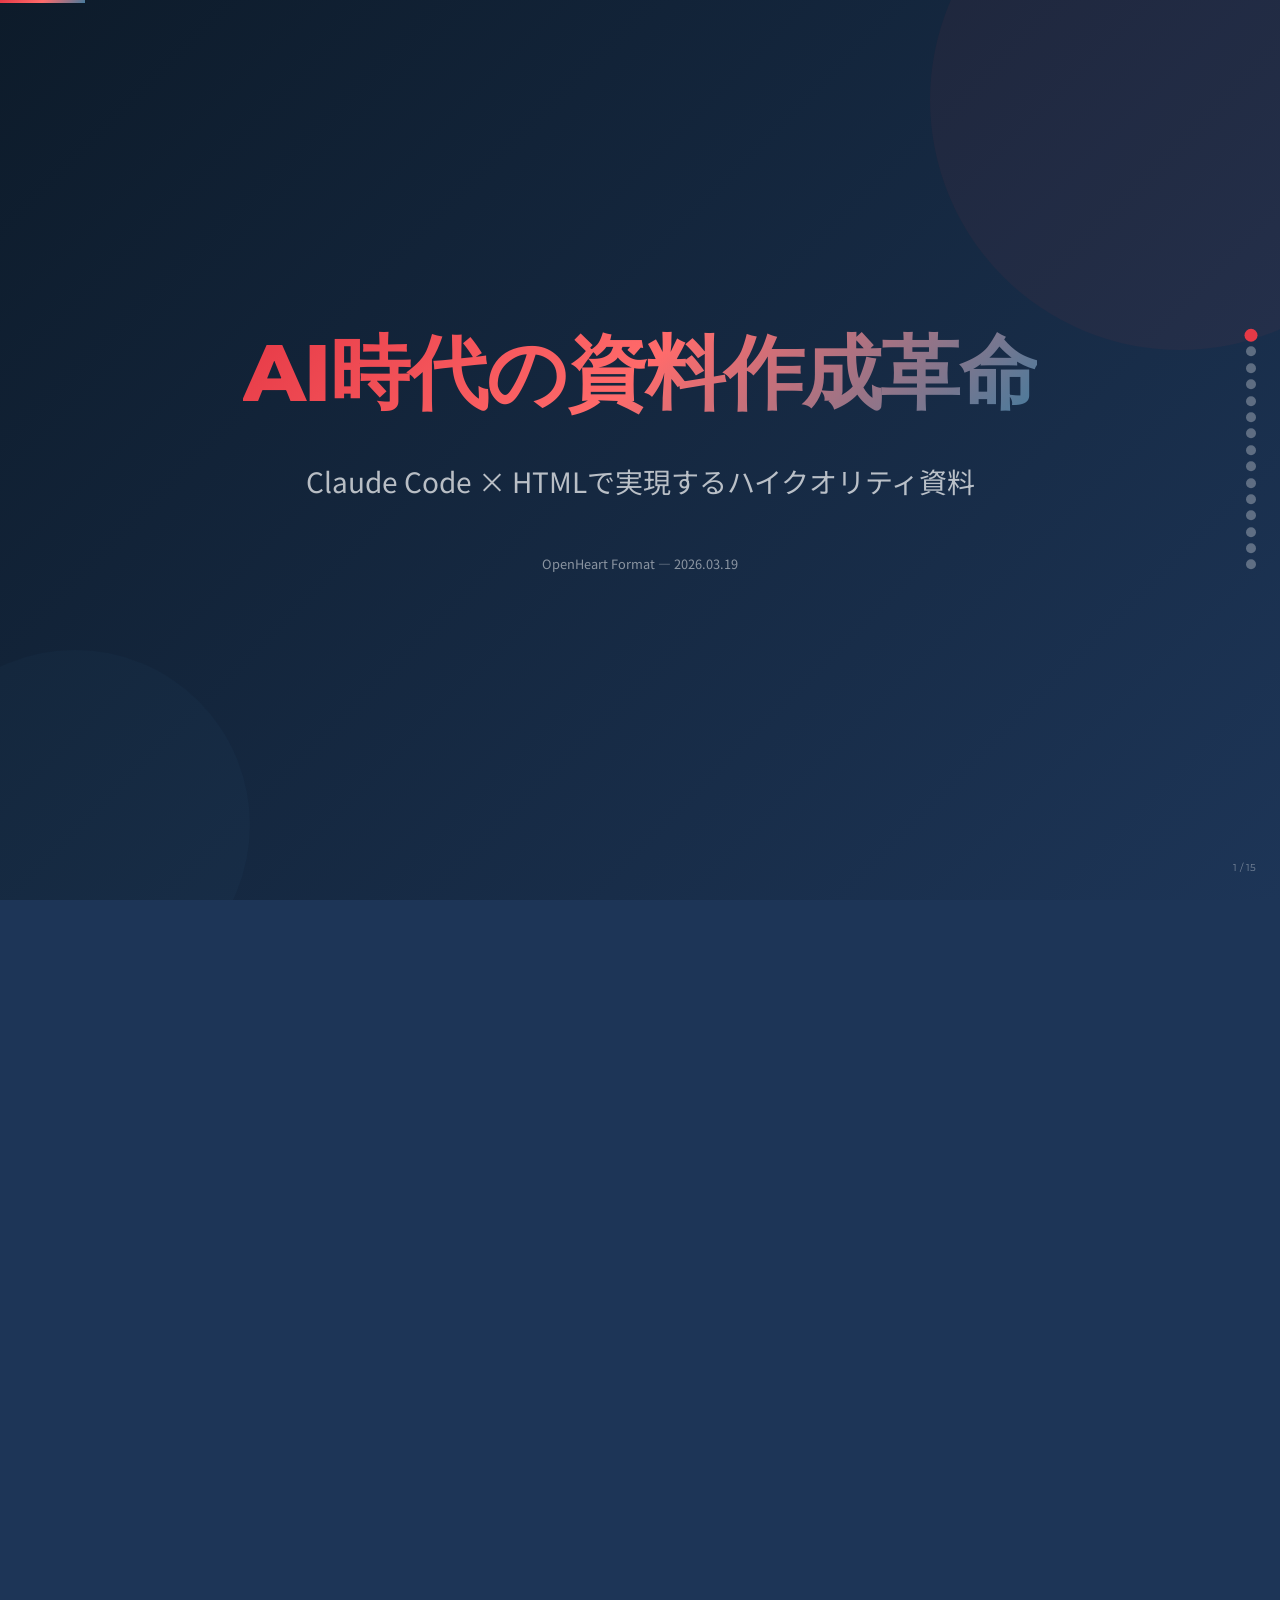
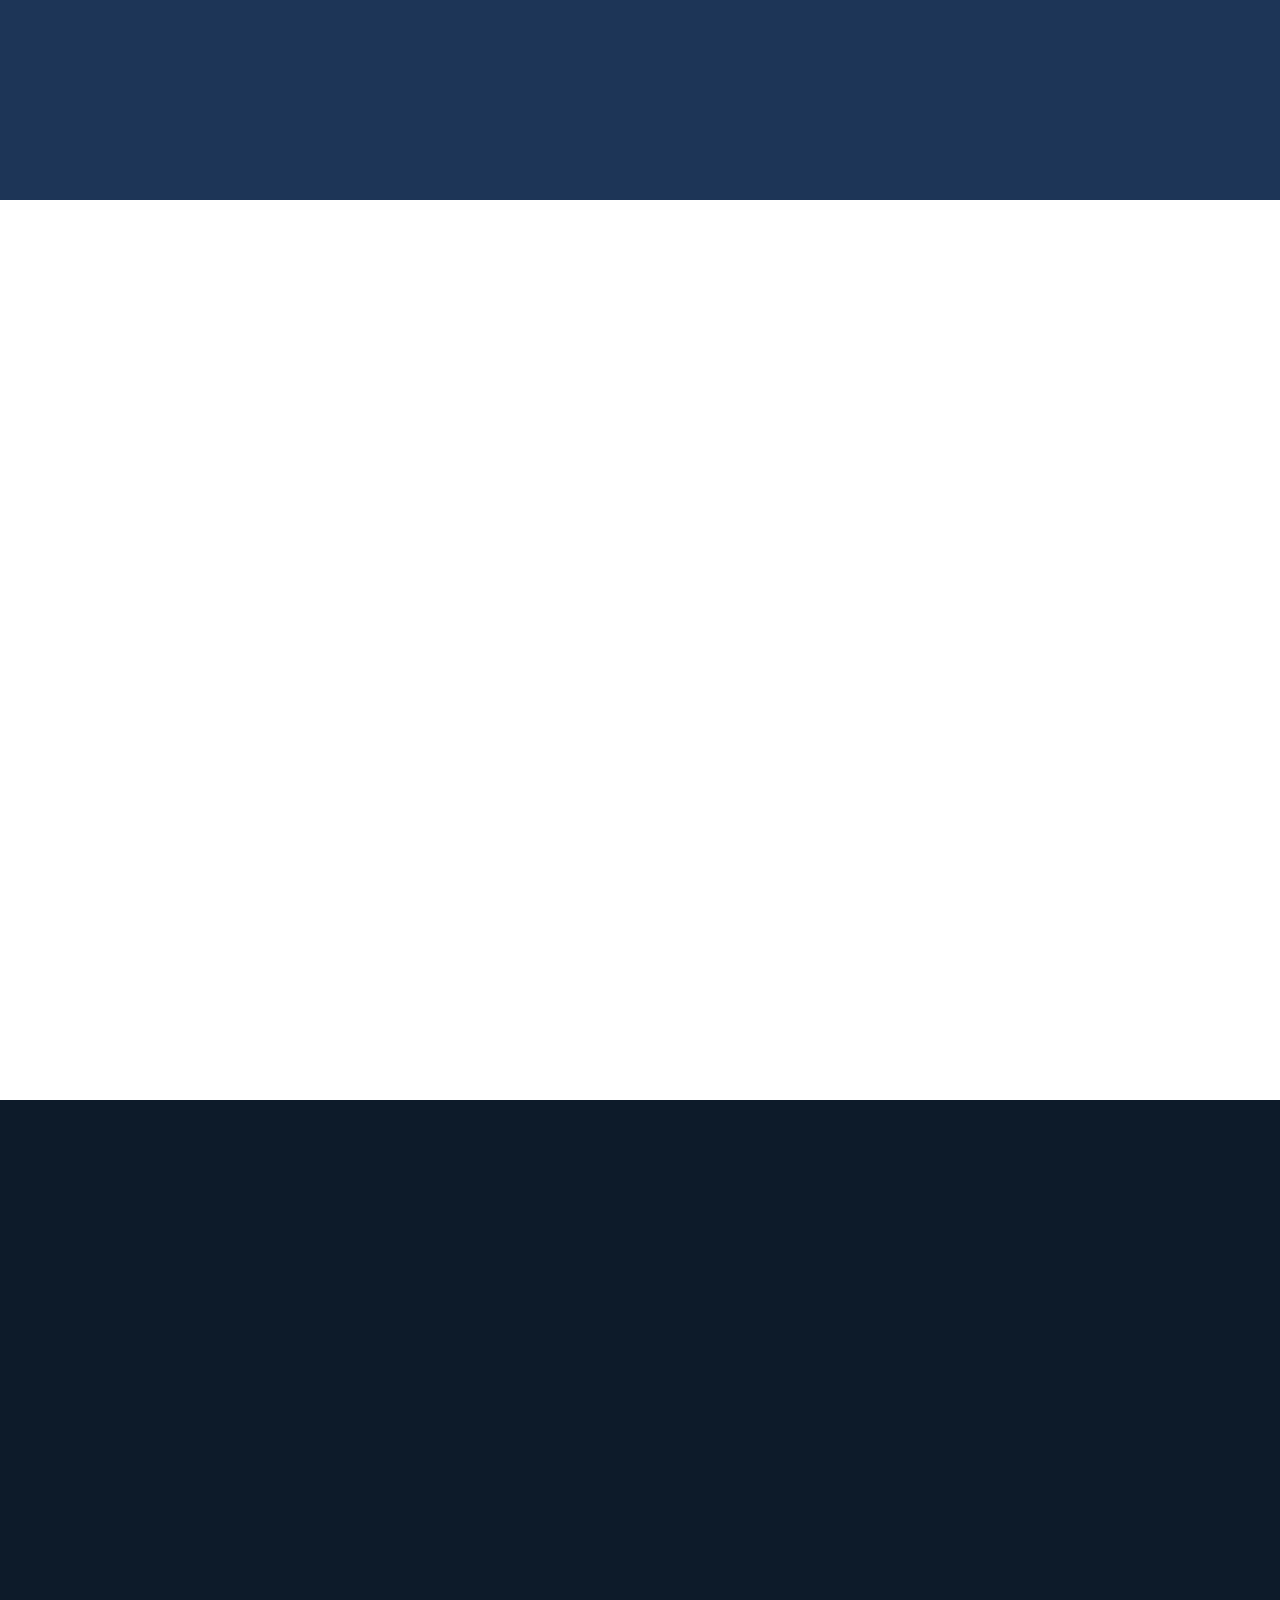
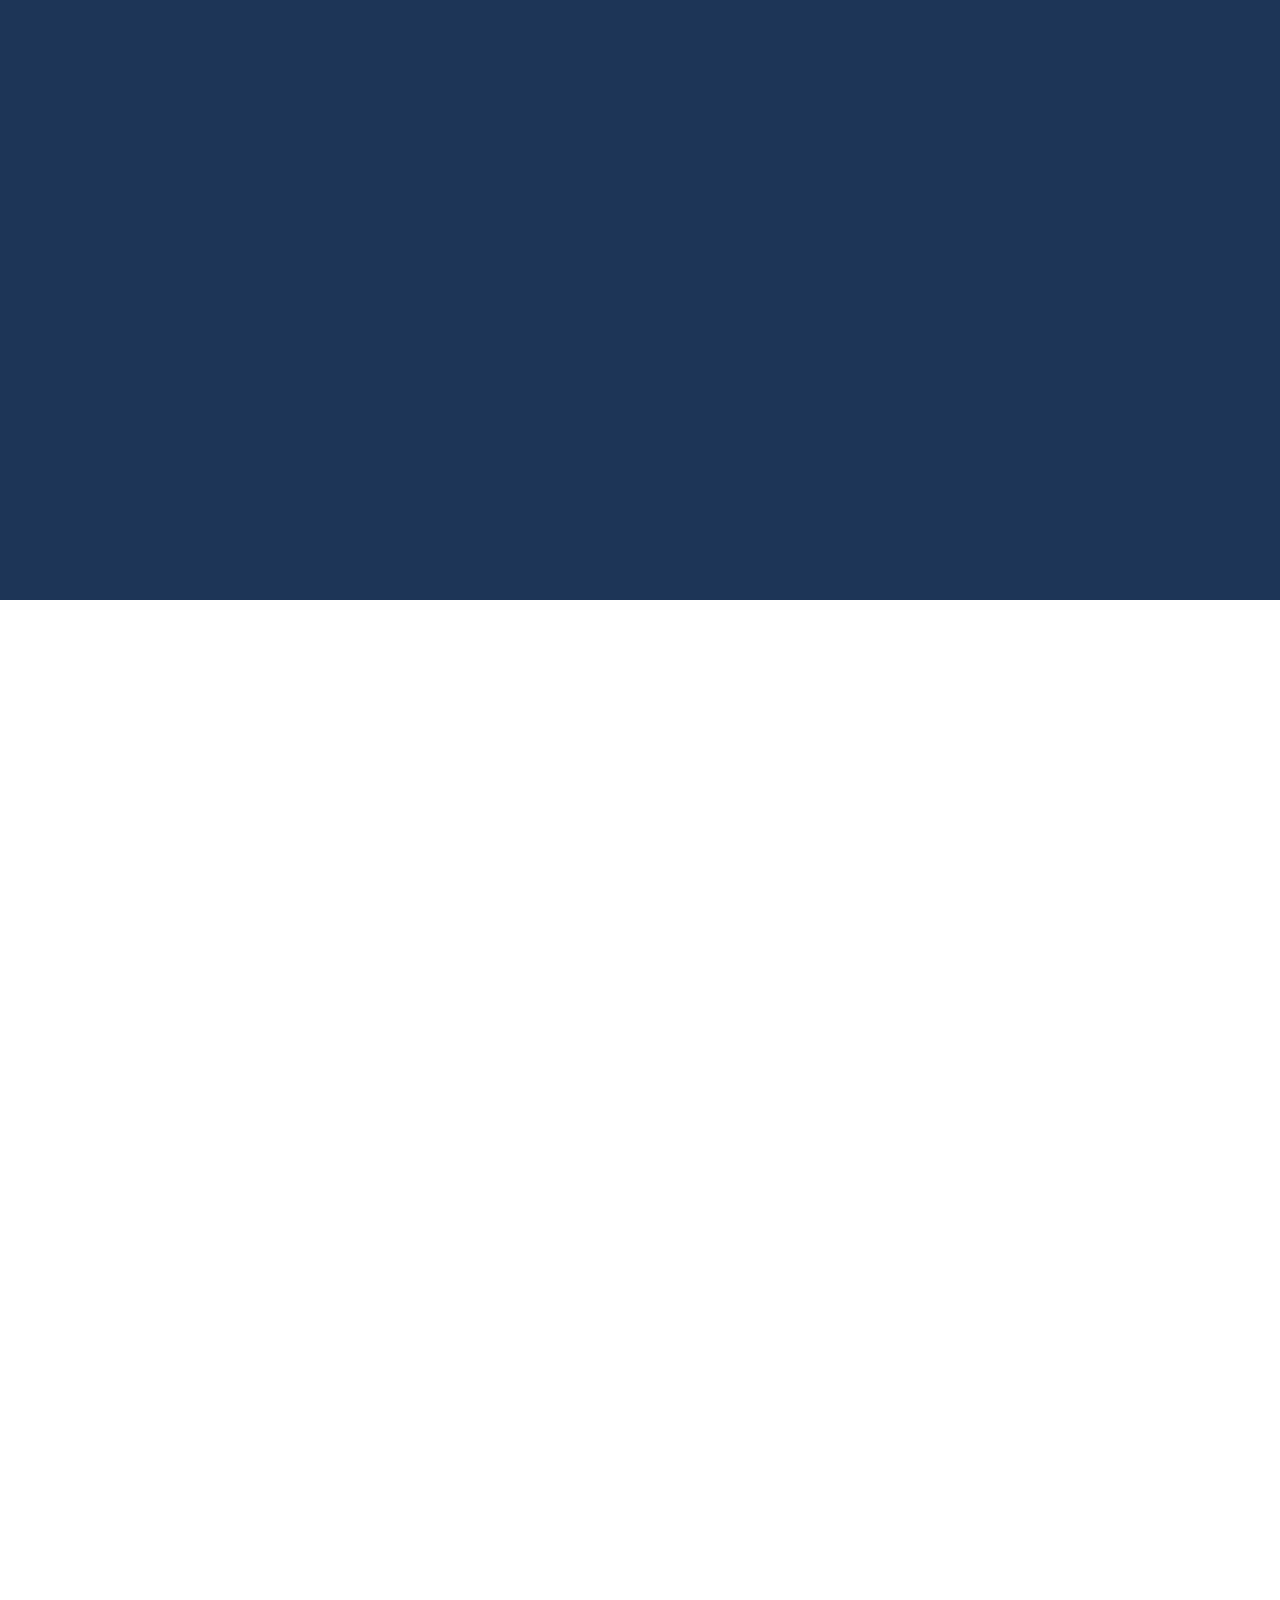
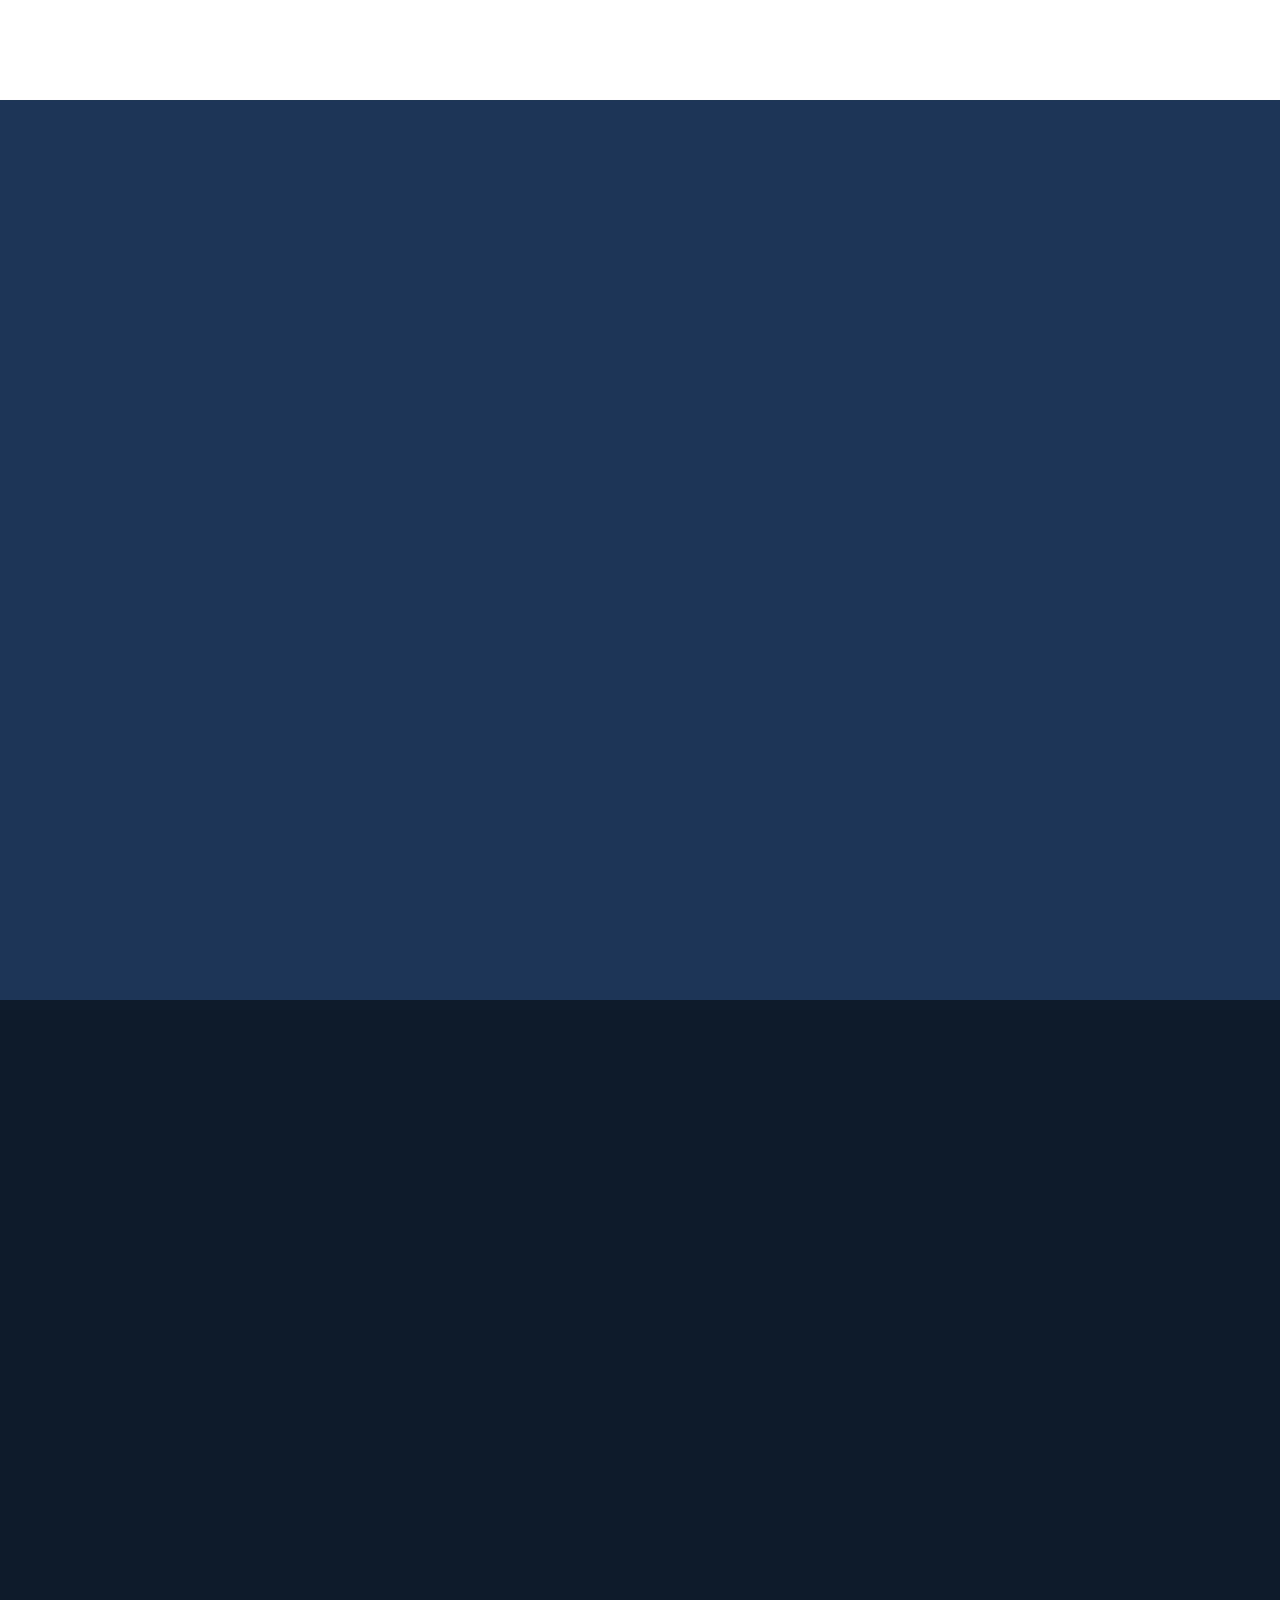
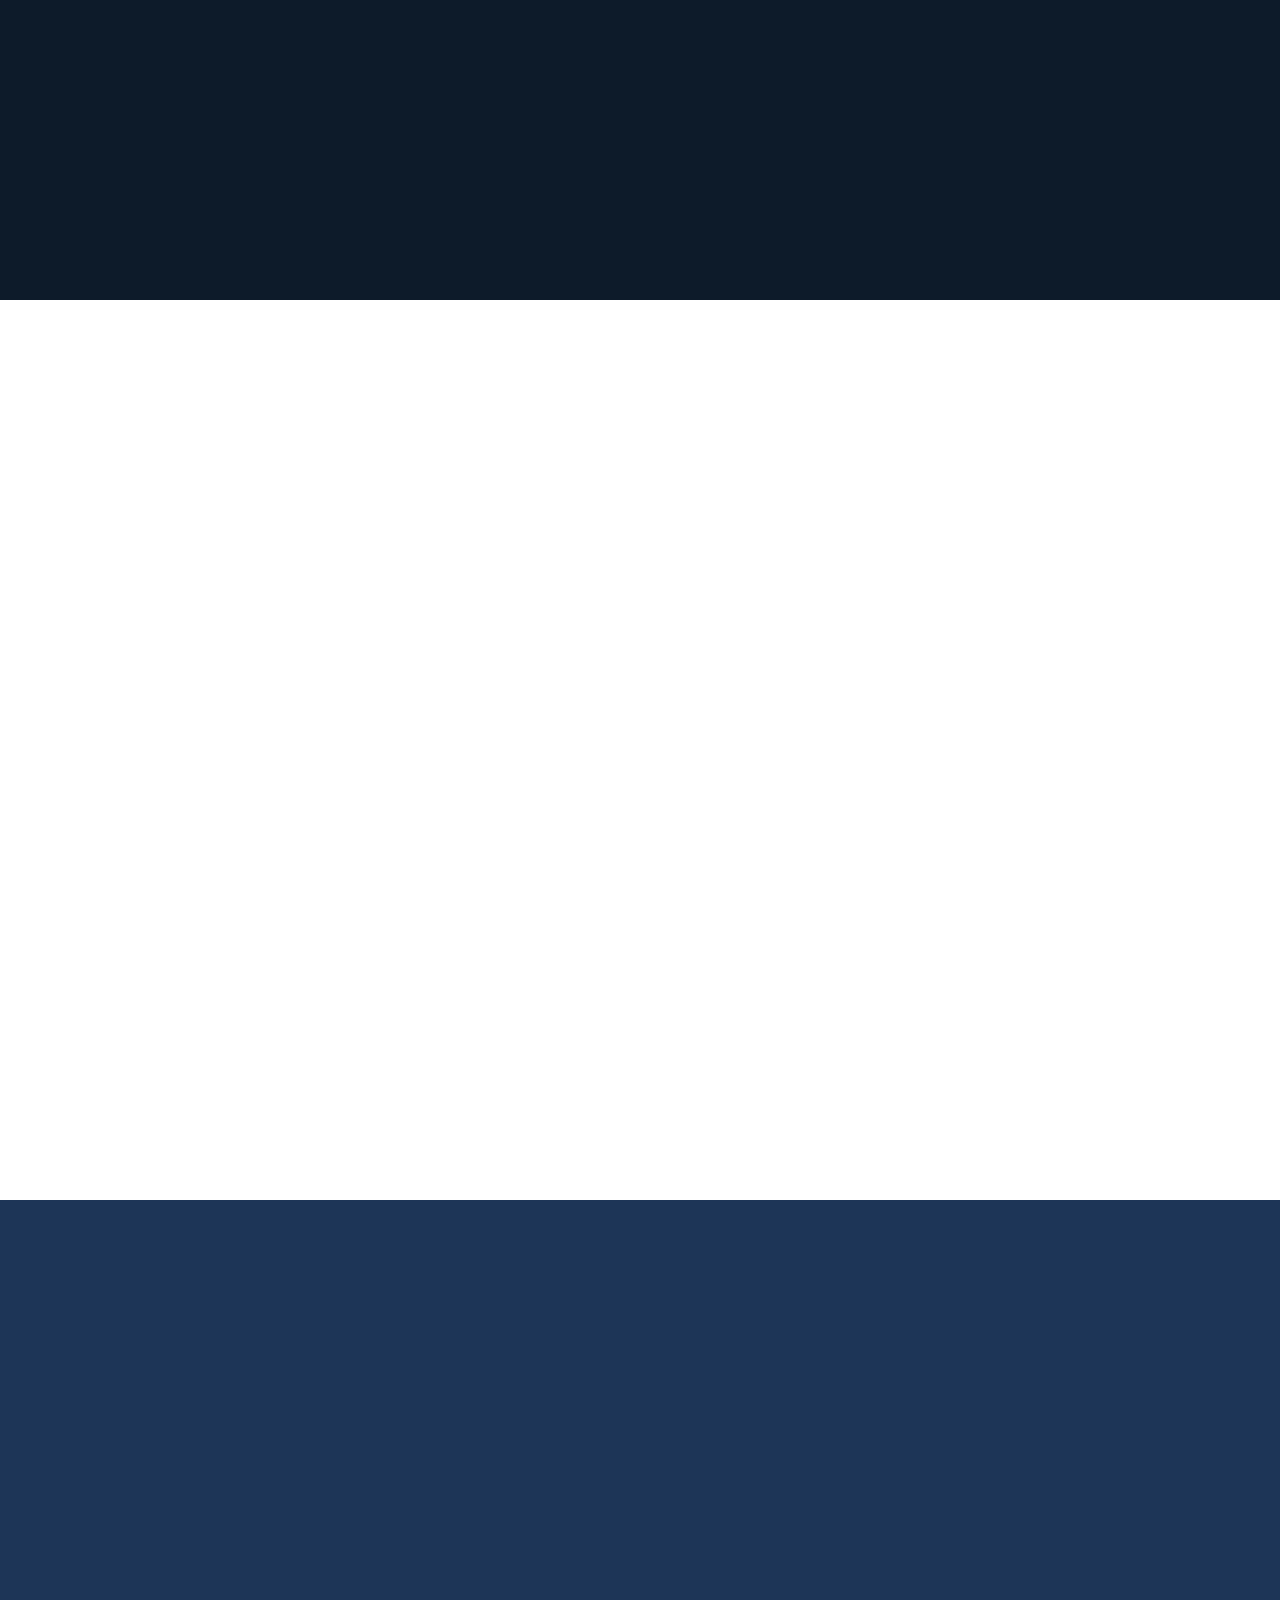
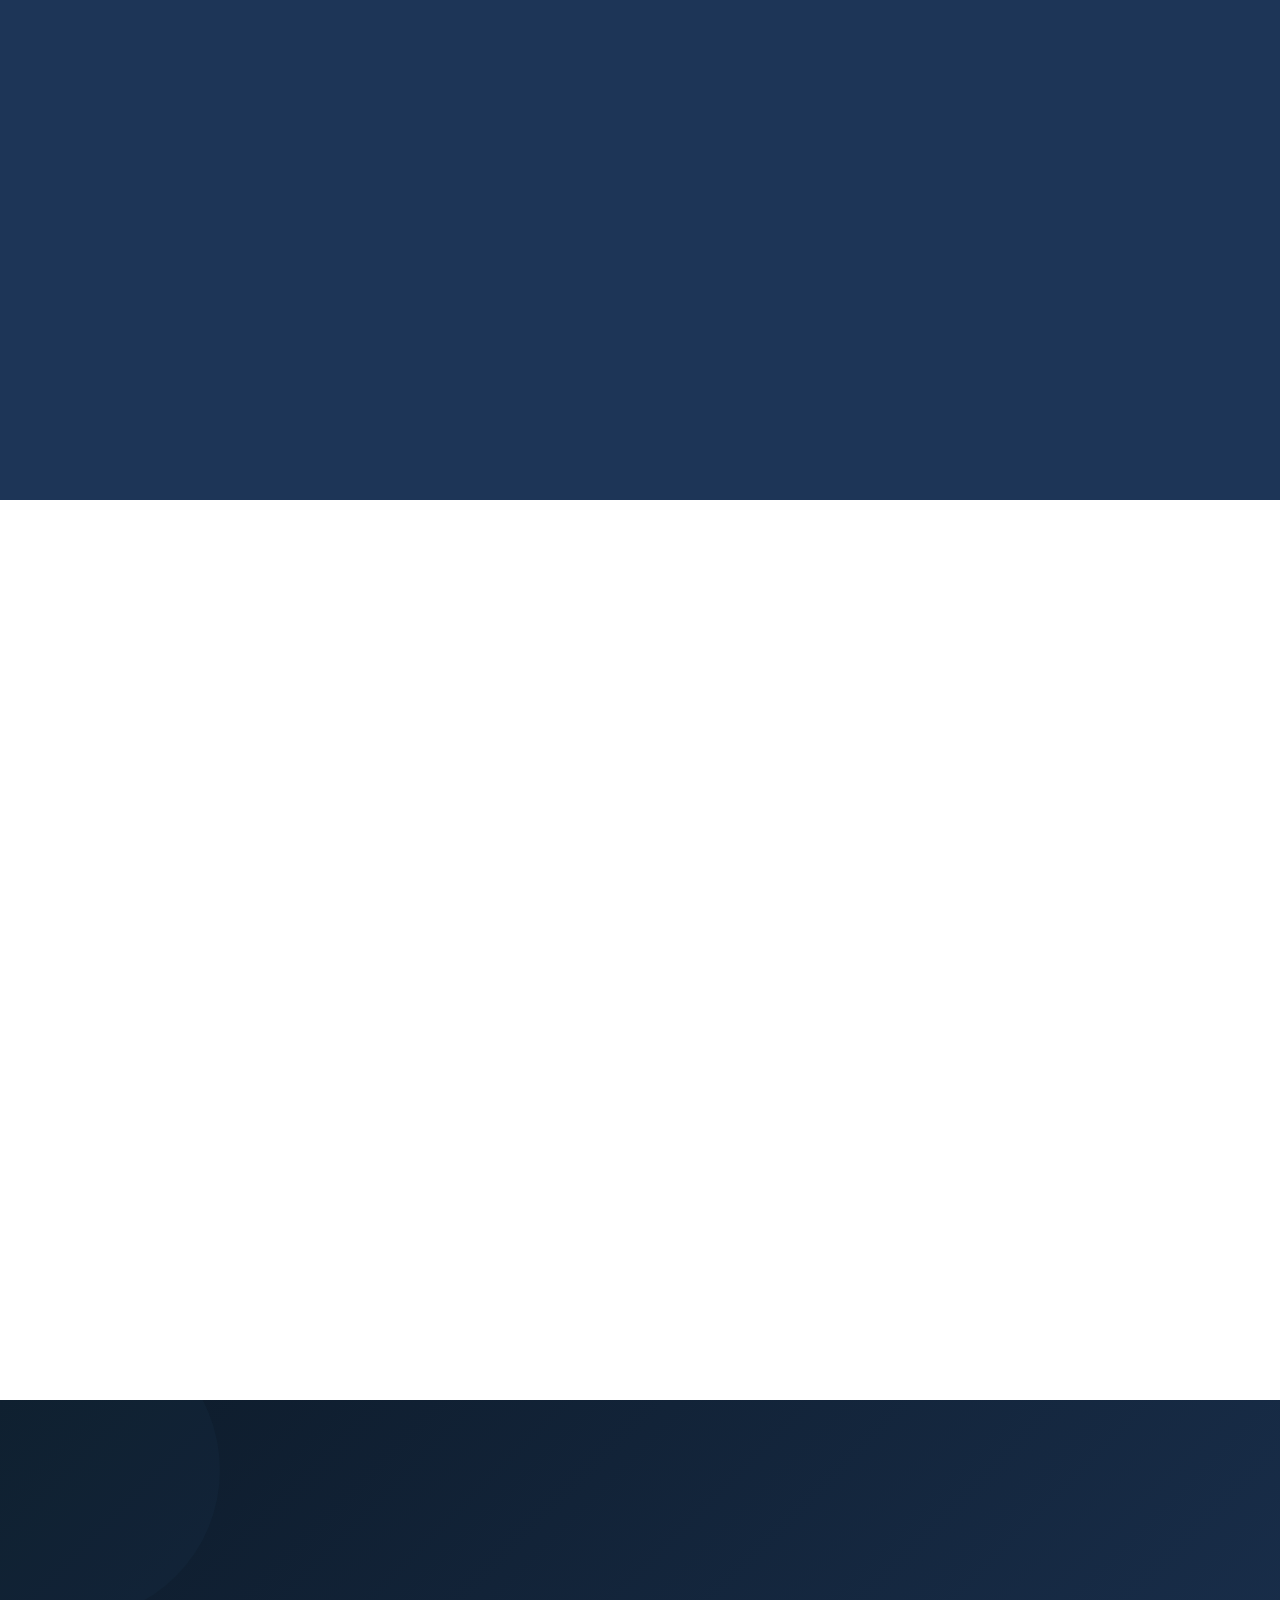
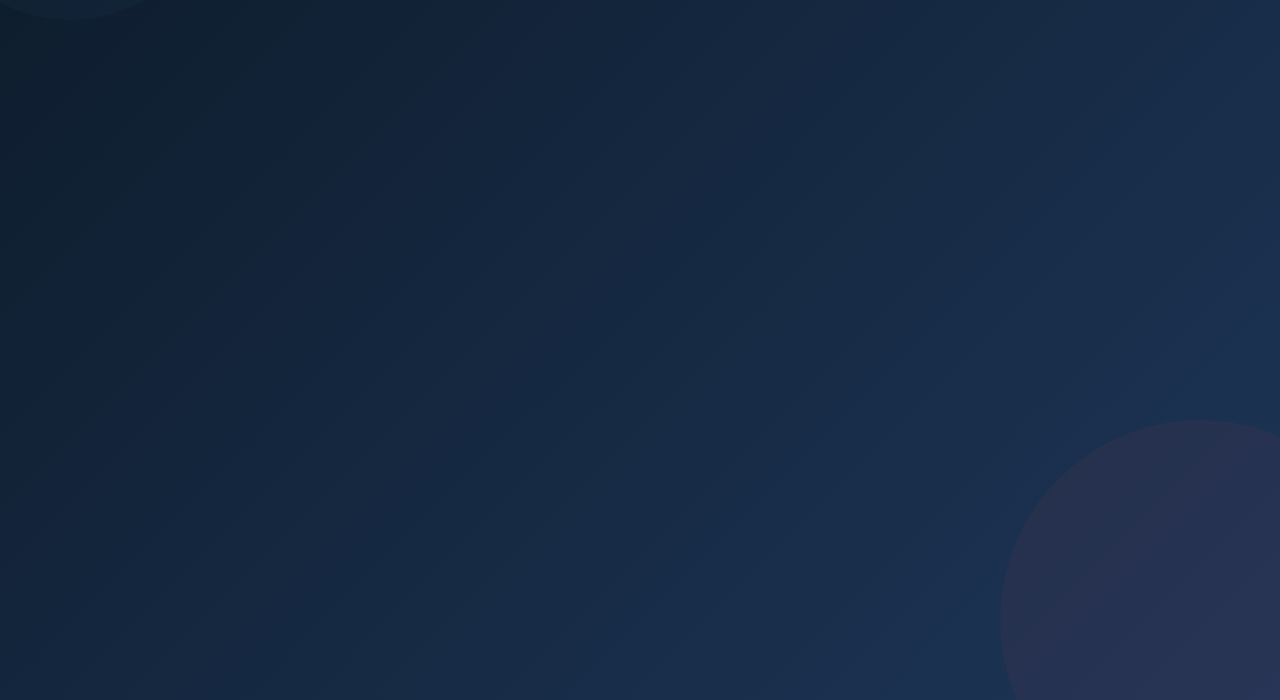
<file: examples/sample-presentation.html>
<!DOCTYPE html>
<html lang="ja">
<head>
  <meta charset="UTF-8">
  <meta name="viewport" content="width=device-width, initial-scale=1.0">
  <title>AI時代の資料作成革命 — OpenHeart Format</title>

  <!-- Google Fonts -->
  <link rel="preconnect" href="https://fonts.googleapis.com">
  <link rel="preconnect" href="https://fonts.gstatic.com" crossorigin>
  <link href="https://fonts.googleapis.com/css2?family=Inter:wght@400;600;700;800&family=Montserrat:wght@700;800;900&family=Noto+Sans+JP:wght@400;500;600;700&display=swap" rel="stylesheet">

  <style>
    /* ============================================================
       OpenHeart Presentation Theme (Inline)
       ============================================================ */
    :root {
      --oh-primary: #E63946;
      --oh-primary-light: #FF6B6B;
      --oh-secondary: #1D3557;
      --oh-accent: #457B9D;
      --oh-light: #F1FAEE;
      --oh-white: #FFFFFF;
      --oh-dark: #0D1B2A;
      --oh-gray: #6C757D;
      --oh-gray-light: #E9ECEF;
      --oh-gradient: linear-gradient(135deg, #E63946 0%, #FF6B6B 50%, #457B9D 100%);
      --oh-gradient-dark: linear-gradient(135deg, #0D1B2A 0%, #1D3557 100%);
      --oh-gradient-subtle: linear-gradient(135deg, #F1FAEE 0%, #FFFFFF 100%);
      --font-ja: 'Noto Sans JP', sans-serif;
      --font-en: 'Inter', sans-serif;
      --font-display: 'Montserrat', var(--font-en);
      --fs-hero: clamp(2.5rem, 7vw, 5rem);
      --fs-title: clamp(1.8rem, 5vw, 4rem);
      --fs-subtitle: clamp(1rem, 2.5vw, 1.75rem);
      --fs-body: clamp(0.8rem, 1.5vw, 1.125rem);
      --fs-caption: clamp(0.65rem, 1vw, 0.875rem);
      --fs-small: clamp(0.55rem, 0.8vw, 0.75rem);
      --space-xs: clamp(0.25rem, 0.5vw, 0.5rem);
      --space-sm: clamp(0.5rem, 1vw, 1rem);
      --space-md: clamp(1rem, 2vw, 1.5rem);
      --space-lg: clamp(1.5rem, 3vw, 2.5rem);
      --space-xl: clamp(2rem, 5vw, 4rem);
      --duration-fast: 0.2s;
      --duration-normal: 0.4s;
      --duration-slow: 0.8s;
      --ease-out: cubic-bezier(0.25, 0.46, 0.45, 0.94);
      --ease-spring: cubic-bezier(0.175, 0.885, 0.32, 1.275);
      --shadow-sm: 0 1px 3px rgba(0, 0, 0, 0.08);
      --shadow-md: 0 4px 12px rgba(0, 0, 0, 0.12);
      --shadow-lg: 0 8px 30px rgba(0, 0, 0, 0.16);
      --shadow-glow: 0 0 30px rgba(230, 57, 70, 0.3);
      --radius-sm: 6px;
      --radius-md: 12px;
      --radius-lg: 20px;
      --radius-full: 50%;
    }

    *, *::before, *::after { box-sizing: border-box; margin: 0; padding: 0; }
    html { scroll-behavior: smooth; -webkit-font-smoothing: antialiased; -moz-osx-font-smoothing: grayscale; }
    body { font-family: var(--font-ja); line-height: 1.7; color: var(--oh-dark); background: var(--oh-white); overflow-x: hidden; }

    .slide { width: 100vw; height: 100vh; height: 100dvh; overflow: hidden; display: flex; align-items: center; justify-content: center; position: relative; padding: var(--space-lg); }
    .slide-content { width: 100%; max-width: min(90vw, 1100px); display: flex; flex-direction: column; align-items: center; justify-content: center; gap: var(--space-md); text-align: center; }
    .slide-content.left-align { text-align: left; align-items: flex-start; }

    .slide.title-slide { background: var(--oh-gradient-dark); color: var(--oh-white); }
    .slide.title-slide .main-title { font-family: var(--font-display); font-size: var(--fs-hero); font-weight: 800; letter-spacing: -0.02em; line-height: 1.2; background: var(--oh-gradient); -webkit-background-clip: text; -webkit-text-fill-color: transparent; background-clip: text; }
    .slide.title-slide .subtitle { font-size: var(--fs-subtitle); color: rgba(255, 255, 255, 0.7); font-weight: 400; margin-top: var(--space-sm); }
    .slide.title-slide .author { font-size: var(--fs-caption); color: rgba(255, 255, 255, 0.5); margin-top: var(--space-md); }

    .slide.section-slide { background: var(--oh-secondary); color: var(--oh-white); }
    .slide.section-slide .section-number { font-family: var(--font-display); font-size: var(--fs-hero); font-weight: 800; color: var(--oh-primary); line-height: 1; }
    .slide.section-slide .section-title { font-size: var(--fs-title); font-weight: 700; }

    .slide.content-slide { background: var(--oh-white); color: var(--oh-dark); }
    .slide.content-slide-dark { background: var(--oh-dark); color: var(--oh-white); }

    .slide-heading { font-size: var(--fs-title); font-weight: 700; color: var(--oh-secondary); line-height: 1.3; }
    .slide.content-slide-dark .slide-heading { color: var(--oh-white); }
    .slide-heading .accent { color: var(--oh-primary); }
    .slide-subheading { font-size: var(--fs-subtitle); color: var(--oh-gray); font-weight: 400; }

    .body-text { font-size: var(--fs-body); line-height: 1.8; max-width: 70ch; }
    .highlight-text { font-size: var(--fs-subtitle); font-weight: 600; color: var(--oh-primary); }
    .caption { font-size: var(--fs-caption); color: var(--oh-gray); }

    .bullet-list { list-style: none; text-align: left; width: 100%; max-width: min(80vw, 800px); }
    .bullet-list li { font-size: var(--fs-body); padding: var(--space-xs) 0; padding-left: var(--space-md); position: relative; line-height: 1.8; }
    .bullet-list li::before { content: ''; position: absolute; left: 0; top: 50%; transform: translateY(-50%); width: 8px; height: 8px; background: var(--oh-primary); border-radius: var(--radius-full); }

    .numbered-list { list-style: none; text-align: left; width: 100%; max-width: min(80vw, 800px); counter-reset: item; }
    .numbered-list li { font-size: var(--fs-body); padding: var(--space-sm) 0; padding-left: var(--space-xl); position: relative; counter-increment: item; }
    .numbered-list li::before { content: counter(item); position: absolute; left: 0; top: 50%; transform: translateY(-50%); width: clamp(28px, 3vw, 36px); height: clamp(28px, 3vw, 36px); background: var(--oh-primary); color: var(--oh-white); border-radius: var(--radius-full); display: flex; align-items: center; justify-content: center; font-family: var(--font-display); font-weight: 700; font-size: var(--fs-caption); }

    .card-grid { display: grid; grid-template-columns: repeat(auto-fit, minmax(min(100%, 250px), 1fr)); gap: var(--space-md); width: 100%; max-width: min(90vw, 1000px); }
    .card { background: var(--oh-white); border-radius: var(--radius-md); padding: var(--space-md); box-shadow: var(--shadow-sm); border: 1px solid var(--oh-gray-light); transition: transform var(--duration-fast) var(--ease-out), box-shadow var(--duration-fast) var(--ease-out); text-align: left; }
    .card:hover { transform: translateY(-2px); box-shadow: var(--shadow-md); }
    .card-dark { background: rgba(255, 255, 255, 0.05); border: 1px solid rgba(255, 255, 255, 0.1); color: var(--oh-white); }
    .card-dark:hover { background: rgba(255, 255, 255, 0.08); }
    .card-icon { font-size: clamp(1.5rem, 3vw, 2.5rem); margin-bottom: var(--space-xs); }
    .card-title { font-size: var(--fs-body); font-weight: 700; margin-bottom: var(--space-xs); }
    .card-description { font-size: var(--fs-caption); color: var(--oh-gray); line-height: 1.6; }
    .card-dark .card-description { color: rgba(255, 255, 255, 0.6); }

    .stat-grid { display: grid; grid-template-columns: repeat(auto-fit, minmax(min(100%, 180px), 1fr)); gap: var(--space-md); width: 100%; max-width: min(90vw, 900px); }
    .stat-item { text-align: center; padding: var(--space-md); }
    .stat-number { font-family: var(--font-display); font-size: var(--fs-hero); font-weight: 800; color: var(--oh-primary); line-height: 1; }
    .stat-label { font-size: var(--fs-caption); color: var(--oh-gray); margin-top: var(--space-xs); }

    .quote-block { max-width: min(80vw, 700px); padding: var(--space-lg); position: relative; }
    .quote-block::before { content: '\201C'; font-family: var(--font-display); font-size: clamp(4rem, 10vw, 8rem); color: var(--oh-primary); opacity: 0.2; position: absolute; top: calc(-1 * var(--space-sm)); left: calc(-1 * var(--space-sm)); line-height: 1; }
    .quote-text { font-size: var(--fs-subtitle); font-style: italic; line-height: 1.8; color: var(--oh-white); }
    .quote-author { font-size: var(--fs-caption); color: rgba(255,255,255,0.5); margin-top: var(--space-sm); }

    .comparison-table { width: 100%; max-width: min(90vw, 900px); border-collapse: collapse; }
    .comparison-table th, .comparison-table td { padding: var(--space-sm) var(--space-md); text-align: left; font-size: var(--fs-caption); border-bottom: 1px solid var(--oh-gray-light); }
    .comparison-table th { font-weight: 700; color: var(--oh-secondary); background: var(--oh-light); }
    .comparison-table tr:last-child td { border-bottom: none; }

    .tag { display: inline-block; padding: var(--space-xs) var(--space-sm); background: var(--oh-light); color: var(--oh-secondary); border-radius: var(--radius-sm); font-size: var(--fs-small); font-weight: 600; }
    .tag-primary { background: var(--oh-primary); color: var(--oh-white); }

    .steps { display: flex; align-items: flex-start; gap: var(--space-md); width: 100%; max-width: min(90vw, 1000px); }
    .step { flex: 1; text-align: center; position: relative; }
    .step::after { content: '\2192'; position: absolute; right: calc(-1 * var(--space-md) / 2 - 0.5em); top: clamp(14px, 2vw, 20px); font-size: var(--fs-body); color: var(--oh-gray); }
    .step:last-child::after { display: none; }
    .step-number { width: clamp(32px, 4vw, 48px); height: clamp(32px, 4vw, 48px); background: var(--oh-primary); color: var(--oh-white); border-radius: var(--radius-full); display: inline-flex; align-items: center; justify-content: center; font-family: var(--font-display); font-weight: 700; font-size: var(--fs-body); margin-bottom: var(--space-xs); }
    .step-title { font-size: var(--fs-caption); font-weight: 700; }
    .step-desc { font-size: var(--fs-small); color: var(--oh-gray); }

    .cta-button { display: inline-block; padding: var(--space-sm) var(--space-lg); background: var(--oh-primary); color: var(--oh-white); border-radius: var(--radius-lg); font-size: var(--fs-body); font-weight: 700; text-decoration: none; transition: all var(--duration-fast) var(--ease-out); box-shadow: var(--shadow-md); }
    .cta-button:hover { background: var(--oh-primary-light); transform: translateY(-2px); box-shadow: var(--shadow-lg); }

    .divider { width: 60px; height: 4px; background: var(--oh-primary); border-radius: 2px; }
    .circle-decoration { position: absolute; border-radius: var(--radius-full); opacity: 0.05; pointer-events: none; }

    .reveal { opacity: 0; transform: translateY(30px); transition: opacity var(--duration-slow) var(--ease-out), transform var(--duration-slow) var(--ease-out); }
    .slide.visible .reveal { opacity: 1; transform: translateY(0); }
    .slide.visible .reveal:nth-child(1) { transition-delay: 0s; }
    .slide.visible .reveal:nth-child(2) { transition-delay: 0.1s; }
    .slide.visible .reveal:nth-child(3) { transition-delay: 0.2s; }
    .slide.visible .reveal:nth-child(4) { transition-delay: 0.3s; }
    .slide.visible .reveal:nth-child(5) { transition-delay: 0.4s; }
    .slide.visible .reveal:nth-child(6) { transition-delay: 0.5s; }

    .progress-bar { position: fixed; top: 0; left: 0; height: 3px; background: var(--oh-gradient); z-index: 100; transition: width var(--duration-normal) var(--ease-out); }
    .nav-dots { position: fixed; right: var(--space-md); top: 50%; transform: translateY(-50%); display: flex; flex-direction: column; gap: var(--space-xs); z-index: 100; }
    .nav-dot { width: 10px; height: 10px; border-radius: var(--radius-full); background: rgba(255, 255, 255, 0.3); border: none; cursor: pointer; transition: all var(--duration-fast) var(--ease-out); padding: 0; }
    .nav-dot.active { background: var(--oh-primary); transform: scale(1.3); }
    .slide-counter { position: fixed; bottom: var(--space-md); right: var(--space-md); font-family: var(--font-display); font-size: var(--fs-small); color: rgba(255, 255, 255, 0.4); z-index: 100; }

    @media (max-width: 768px) {
      .steps { flex-direction: column; }
      .step::after { content: '\2193'; position: static; display: block; margin: var(--space-xs) 0; }
      .card-grid { grid-template-columns: 1fr; }
      .stat-grid { grid-template-columns: repeat(2, 1fr); }
      .nav-dots { display: none; }
    }
    @media (max-height: 600px) { .slide { padding: var(--space-sm); } .nav-dots { display: none; } }
    @media (max-height: 500px) { .slide-content { gap: var(--space-xs); } }
    @media (prefers-reduced-motion: reduce) {
      .reveal { opacity: 1; transform: none; transition-duration: 0.01ms !important; }
      .slide.visible .reveal { transition-duration: 0.01ms !important; }
      html { scroll-behavior: auto; }
    }
    @media print {
      .slide { height: auto; min-height: 100vh; page-break-after: always; page-break-inside: avoid; }
      .progress-bar, .nav-dots, .slide-counter { display: none; }
      .reveal { opacity: 1; transform: none; }
    }

    /* --- ライトスライド上の引用ブロック用 --- */
    .slide.content-slide .quote-text { color: var(--oh-secondary); }
    .slide.content-slide .quote-author { color: var(--oh-gray); }
  </style>
</head>
<body>

  <!-- プログレスバー -->
  <div class="progress-bar" id="progressBar"></div>
  <div class="nav-dots" id="navDots"></div>
  <div class="slide-counter" id="slideCounter"></div>

  <!-- ===== スライド 1: タイトル ===== -->
  <section class="slide title-slide">
    <div class="slide-content">
      <div class="reveal main-title">AI時代の資料作成革命</div>
      <div class="reveal subtitle">Claude Code × HTMLで実現するハイクオリティ資料</div>
      <div class="reveal author">OpenHeart Format — 2026.03.19</div>
    </div>
    <div class="circle-decoration" style="width: 500px; height: 500px; background: var(--oh-primary); top: -150px; right: -150px;"></div>
    <div class="circle-decoration" style="width: 350px; height: 350px; background: var(--oh-accent); bottom: -100px; left: -100px;"></div>
  </section>

  <!-- ===== スライド 2: 課題提起 ===== -->
  <section class="slide section-slide">
    <div class="slide-content">
      <div class="reveal section-number">01</div>
      <div class="reveal section-title">なぜ今、資料作成を変えるのか</div>
      <div class="reveal divider"></div>
    </div>
  </section>

  <!-- ===== スライド 3: 従来の問題 ===== -->
  <section class="slide content-slide">
    <div class="slide-content left-align">
      <h2 class="reveal slide-heading">従来の資料作成の<span class="accent">3つの壁</span></h2>
      <ul class="reveal bullet-list">
        <li>デザインスキルが必要 — 見た目を整えるのに膨大な時間</li>
        <li>フォーマットの制約 — PowerPoint/Keynoteの操作に振り回される</li>
        <li>コンテンツとデザインの分離困難 — 内容に集中できない</li>
        <li>バージョン管理が煩雑 — 修正履歴が追いにくい</li>
      </ul>
    </div>
  </section>

  <!-- ===== スライド 4: 数値で見る課題 ===== -->
  <section class="slide content-slide-dark">
    <div class="slide-content">
      <h2 class="reveal slide-heading">資料作成にかかる<span class="accent">隠れたコスト</span></h2>
      <div class="reveal stat-grid">
        <div class="stat-item">
          <div class="stat-number">2日</div>
          <div class="stat-label">平均的な登壇資料の作成時間</div>
        </div>
        <div class="stat-item">
          <div class="stat-number">60%</div>
          <div class="stat-label">デザイン調整に費やす割合</div>
        </div>
        <div class="stat-item">
          <div class="stat-number">30回</div>
          <div class="stat-label">レビュー・修正の平均往復回数</div>
        </div>
      </div>
    </div>
  </section>

  <!-- ===== スライド 5: 発想の転換 ===== -->
  <section class="slide content-slide-dark">
    <div class="slide-content">
      <div class="reveal quote-block">
        <p class="quote-text">人間時代のアウトプット形式を疑って、AIが得意な形式に出力をずらす</p>
        <p class="quote-author">— AI時代の資料作成における設計思想</p>
      </div>
    </div>
  </section>

  <!-- ===== スライド 6: ソリューション ===== -->
  <section class="slide section-slide">
    <div class="slide-content">
      <div class="reveal section-number">02</div>
      <div class="reveal section-title">OpenHeart Formatとは</div>
      <div class="reveal divider"></div>
    </div>
  </section>

  <!-- ===== スライド 7: コンセプト ===== -->
  <section class="slide content-slide">
    <div class="slide-content">
      <h2 class="reveal slide-heading">AIが最も得意な形式で<span class="accent">資料を作る</span></h2>
      <div class="reveal card-grid">
        <div class="card">
          <div class="card-icon">&#x1f310;</div>
          <div class="card-title">HTML/CSS/JS</div>
          <div class="card-description">AIが最も精度高く生成できるフォーマット。レイアウト自由度が圧倒的に高い</div>
        </div>
        <div class="card">
          <div class="card-icon">&#x1f4e6;</div>
          <div class="card-title">単一ファイル</div>
          <div class="card-description">外部依存なし。ブラウザで開くだけで完全なプレゼンテーションが動作</div>
        </div>
        <div class="card">
          <div class="card-icon">&#x1f3a8;</div>
          <div class="card-title">デザインシステム</div>
          <div class="card-description">統一されたカラーパレット、タイポグラフィ、アニメーションで品質を担保</div>
        </div>
      </div>
    </div>
  </section>

  <!-- ===== スライド 8: ワークフロー ===== -->
  <section class="slide content-slide">
    <div class="slide-content">
      <h2 class="reveal slide-heading">作成フロー</h2>
      <div class="reveal steps">
        <div class="step">
          <div class="step-number">1</div>
          <div class="step-title">骨子作成</div>
          <div class="step-desc">Markdownで構成を設計</div>
        </div>
        <div class="step">
          <div class="step-number">2</div>
          <div class="step-title">構造化</div>
          <div class="step-desc">YAMLで各スライドを定義</div>
        </div>
        <div class="step">
          <div class="step-number">3</div>
          <div class="step-title">HTML生成</div>
          <div class="step-desc">Claude Codeが一括出力</div>
        </div>
        <div class="step">
          <div class="step-number">4</div>
          <div class="step-title">レビュー</div>
          <div class="step-desc">ブラウザで即座に確認</div>
        </div>
      </div>
    </div>
  </section>

  <!-- ===== スライド 9: Before / After ===== -->
  <section class="slide content-slide">
    <div class="slide-content">
      <h2 class="reveal slide-heading">Before / <span class="accent">After</span></h2>
      <table class="reveal comparison-table">
        <thead>
          <tr>
            <th>項目</th>
            <th>従来 (PowerPoint)</th>
            <th>OpenHeart Format</th>
          </tr>
        </thead>
        <tbody>
          <tr>
            <td>作成時間</td>
            <td>2日</td>
            <td><strong style="color: var(--oh-primary);">3時間</strong></td>
          </tr>
          <tr>
            <td>デザイン品質</td>
            <td>スキルに依存</td>
            <td><strong style="color: var(--oh-primary);">常にハイクオリティ</strong></td>
          </tr>
          <tr>
            <td>レスポンシブ</td>
            <td>非対応</td>
            <td><strong style="color: var(--oh-primary);">完全対応</strong></td>
          </tr>
          <tr>
            <td>バージョン管理</td>
            <td>ファイル名管理</td>
            <td><strong style="color: var(--oh-primary);">Git管理</strong></td>
          </tr>
          <tr>
            <td>共有方法</td>
            <td>ファイル送付</td>
            <td><strong style="color: var(--oh-primary);">URLで共有</strong></td>
          </tr>
        </tbody>
      </table>
    </div>
  </section>

  <!-- ===== スライド 10: 特徴 ===== -->
  <section class="slide section-slide">
    <div class="slide-content">
      <div class="reveal section-number">03</div>
      <div class="reveal section-title">OpenHeart Formatの特徴</div>
      <div class="reveal divider"></div>
    </div>
  </section>

  <!-- ===== スライド 11: デザインシステム ===== -->
  <section class="slide content-slide-dark">
    <div class="slide-content">
      <h2 class="reveal slide-heading">統一された<span class="accent">デザインシステム</span></h2>
      <div class="reveal card-grid">
        <div class="card card-dark">
          <div class="card-icon">&#x1f3af;</div>
          <div class="card-title">ビューポートフィッティング</div>
          <div class="card-description">全スライドが画面にぴったり収まる。はみ出し・スクロール一切なし</div>
        </div>
        <div class="card card-dark">
          <div class="card-icon">&#x2728;</div>
          <div class="card-title">レスポンシブタイポグラフィ</div>
          <div class="card-description">clamp()によるフォントサイズで、あらゆる画面サイズに自動適応</div>
        </div>
        <div class="card card-dark">
          <div class="card-icon">&#x1f680;</div>
          <div class="card-title">スタガーアニメーション</div>
          <div class="card-description">要素が順番にフェードインする洗練されたアニメーション効果</div>
        </div>
        <div class="card card-dark">
          <div class="card-icon">&#x2699;&#xfe0f;</div>
          <div class="card-title">キーボード＆タッチ対応</div>
          <div class="card-description">矢印キー、スワイプ、マウスホイールでスムーズにナビゲーション</div>
        </div>
      </div>
    </div>
  </section>

  <!-- ===== スライド 12: スタイルバリエーション ===== -->
  <section class="slide content-slide">
    <div class="slide-content">
      <h2 class="reveal slide-heading">3つの<span class="accent">スタイルバリエーション</span></h2>
      <div class="reveal card-grid">
        <div class="card" style="border-left: 4px solid var(--oh-dark);">
          <div class="card-title">Dark</div>
          <div class="card-description">ダークネイビー背景。登壇・プレゼンに最適。映像映えする高コントラスト</div>
          <div style="margin-top: var(--space-xs);"><span class="tag">登壇向け</span></div>
        </div>
        <div class="card" style="border-left: 4px solid var(--oh-accent);">
          <div class="card-title">Light</div>
          <div class="card-description">ホワイト背景。資料配布・印刷に最適。読みやすさを最優先</div>
          <div style="margin-top: var(--space-xs);"><span class="tag">配布向け</span></div>
        </div>
        <div class="card" style="border-left: 4px solid var(--oh-primary);">
          <div class="card-title">Gradient</div>
          <div class="card-description">グラデーション活用。ブランディング・マーケに最適。印象に残る演出</div>
          <div style="margin-top: var(--space-xs);"><span class="tag-primary tag">ブランド向け</span></div>
        </div>
      </div>
    </div>
  </section>

  <!-- ===== スライド 13: まとめ ===== -->
  <section class="slide section-slide">
    <div class="slide-content">
      <div class="reveal section-number">04</div>
      <div class="reveal section-title">まとめ</div>
      <div class="reveal divider"></div>
    </div>
  </section>

  <!-- ===== スライド 14: 要点 ===== -->
  <section class="slide content-slide">
    <div class="slide-content left-align">
      <h2 class="reveal slide-heading">OpenHeart Formatで変わること</h2>
      <ol class="reveal numbered-list">
        <li>資料作成時間が <strong>2日 → 3時間</strong> に短縮</li>
        <li>デザインスキル不要で <strong>プロ品質</strong> を実現</li>
        <li>レスポンシブで <strong>あらゆるデバイス</strong> に対応</li>
        <li>Gitで <strong>バージョン管理</strong> ・チーム共有が容易</li>
        <li>Claude Codeとの統合で <strong>継続的な改善</strong> が可能</li>
      </ol>
    </div>
  </section>

  <!-- ===== スライド 15: CTA ===== -->
  <section class="slide title-slide">
    <div class="slide-content">
      <div class="reveal main-title">Thank You</div>
      <div class="reveal subtitle">OpenHeart Formatで、資料作成をもっとクリエイティブに</div>
      <div class="reveal" style="margin-top: var(--space-md);">
        <span class="tag" style="background: rgba(255,255,255,0.1); color: rgba(255,255,255,0.7); font-size: var(--fs-caption);">← / → キーまたはスワイプで操作</span>
      </div>
    </div>
    <div class="circle-decoration" style="width: 400px; height: 400px; background: var(--oh-primary); bottom: -120px; right: -120px;"></div>
    <div class="circle-decoration" style="width: 300px; height: 300px; background: var(--oh-accent); top: -80px; left: -80px;"></div>
  </section>

  <!-- ============================================================
       JavaScript
       ============================================================ -->
  <script>
    class SlidePresentation {
      constructor() {
        this.slides = document.querySelectorAll('.slide');
        this.currentSlide = 0;
        this.isAnimating = false;
        this.touchStartY = 0;
        this.touchStartX = 0;
        this.init();
      }

      init() {
        this.createNavDots();
        this.updateSlide(0);
        this.bindEvents();
      }

      createNavDots() {
        const container = document.getElementById('navDots');
        this.slides.forEach((_, i) => {
          const dot = document.createElement('button');
          dot.classList.add('nav-dot');
          dot.setAttribute('aria-label', `Slide ${i + 1}`);
          dot.addEventListener('click', () => this.goToSlide(i));
          container.appendChild(dot);
        });
      }

      bindEvents() {
        document.addEventListener('keydown', (e) => {
          switch (e.key) {
            case 'ArrowDown': case 'ArrowRight': case ' ': case 'PageDown':
              e.preventDefault(); this.nextSlide(); break;
            case 'ArrowUp': case 'ArrowLeft': case 'PageUp':
              e.preventDefault(); this.prevSlide(); break;
            case 'Home': e.preventDefault(); this.goToSlide(0); break;
            case 'End': e.preventDefault(); this.goToSlide(this.slides.length - 1); break;
          }
        });

        document.addEventListener('wheel', (e) => {
          if (this.isAnimating) return;
          if (e.deltaY > 30) this.nextSlide();
          else if (e.deltaY < -30) this.prevSlide();
        }, { passive: true });

        document.addEventListener('touchstart', (e) => {
          this.touchStartY = e.touches[0].clientY;
          this.touchStartX = e.touches[0].clientX;
        }, { passive: true });

        document.addEventListener('touchend', (e) => {
          const deltaY = this.touchStartY - e.changedTouches[0].clientY;
          const deltaX = this.touchStartX - e.changedTouches[0].clientX;
          if (Math.max(Math.abs(deltaY), Math.abs(deltaX)) < 50) return;
          if (Math.abs(deltaY) > Math.abs(deltaX)) {
            deltaY > 0 ? this.nextSlide() : this.prevSlide();
          } else {
            deltaX > 0 ? this.nextSlide() : this.prevSlide();
          }
        }, { passive: true });
      }

      goToSlide(index) {
        if (this.isAnimating || index === this.currentSlide) return;
        if (index < 0 || index >= this.slides.length) return;
        this.isAnimating = true;
        this.currentSlide = index;
        this.updateSlide(index);
        setTimeout(() => { this.isAnimating = false; }, 600);
      }

      nextSlide() { if (this.currentSlide < this.slides.length - 1) this.goToSlide(this.currentSlide + 1); }
      prevSlide() { if (this.currentSlide > 0) this.goToSlide(this.currentSlide - 1); }

      updateSlide(index) {
        this.slides[index].scrollIntoView({ behavior: 'smooth' });
        this.slides.forEach((slide, i) => slide.classList.toggle('visible', i === index));
        document.getElementById('progressBar').style.width = `${((index + 1) / this.slides.length) * 100}%`;
        document.querySelectorAll('.nav-dot').forEach((dot, i) => dot.classList.toggle('active', i === index));
        document.getElementById('slideCounter').textContent = `${index + 1} / ${this.slides.length}`;
      }
    }

    document.addEventListener('DOMContentLoaded', () => new SlidePresentation());
  </script>

</body>
</html>
</file>
